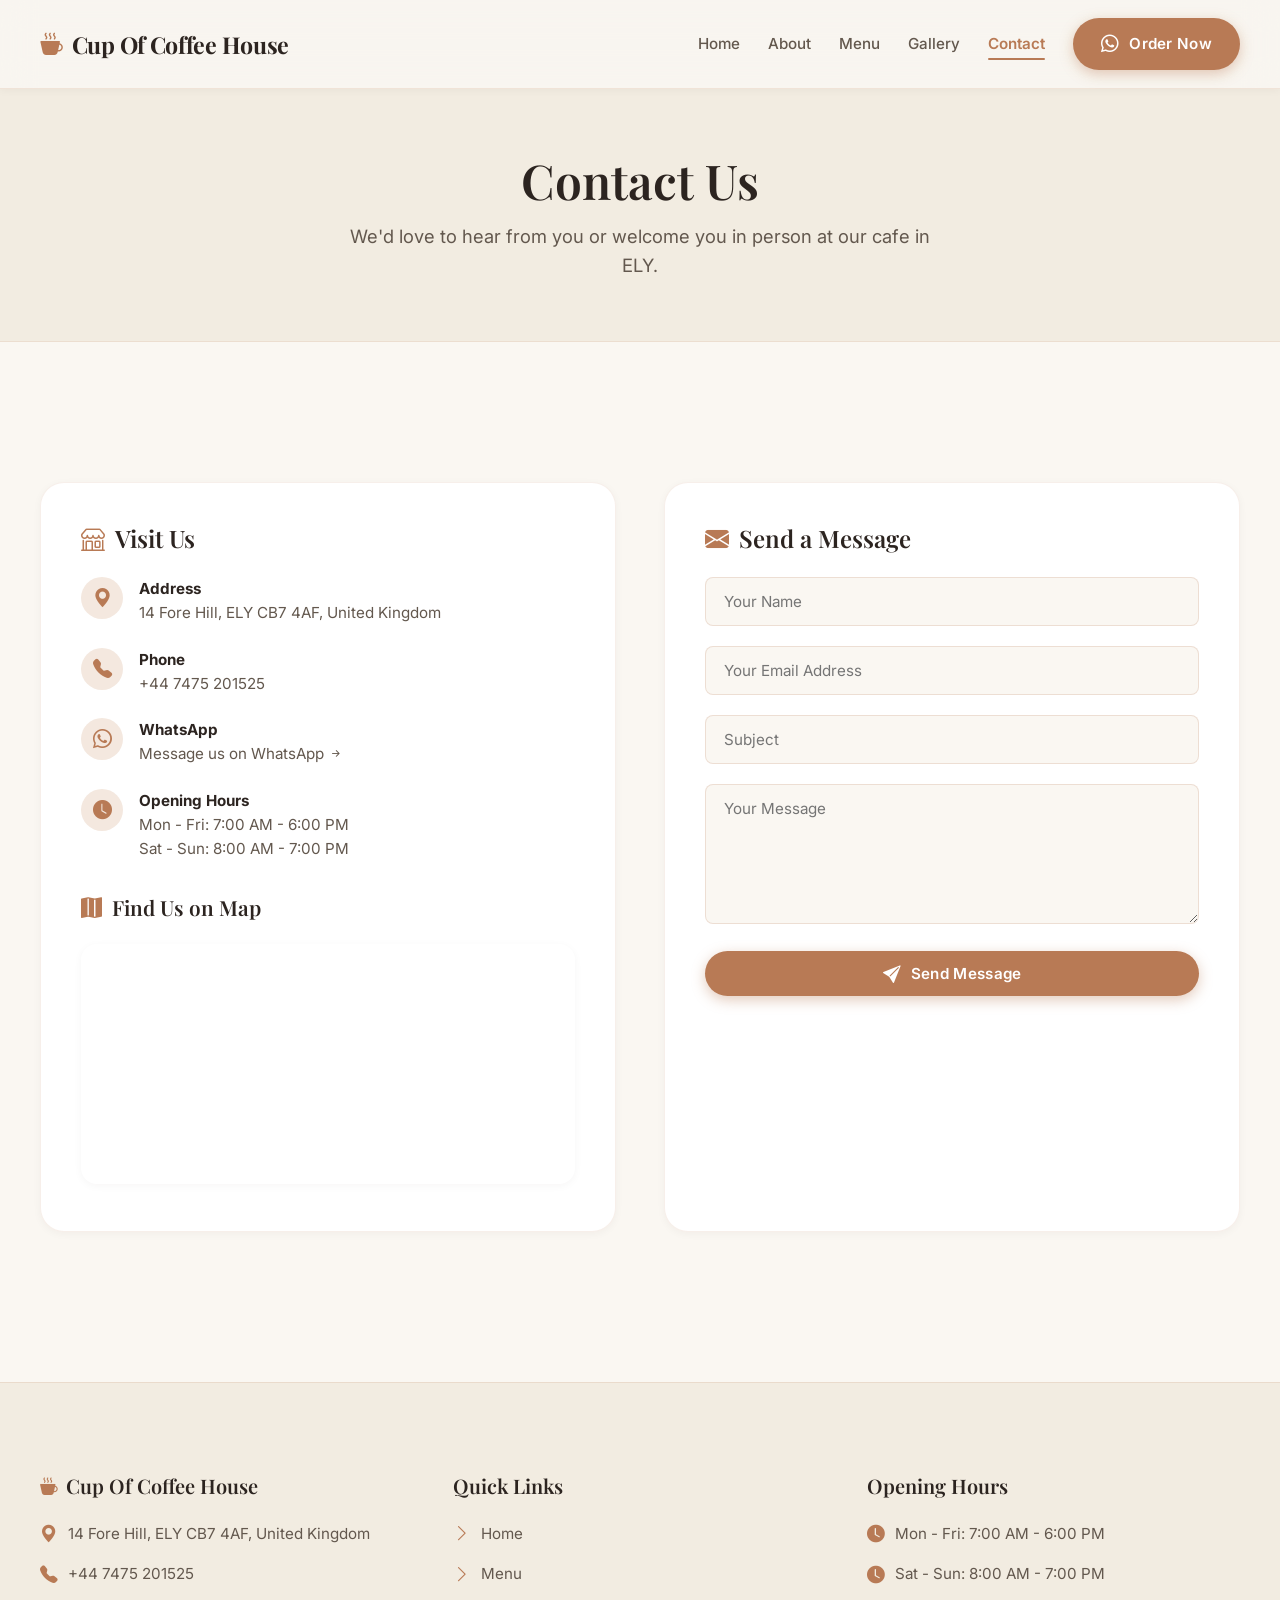
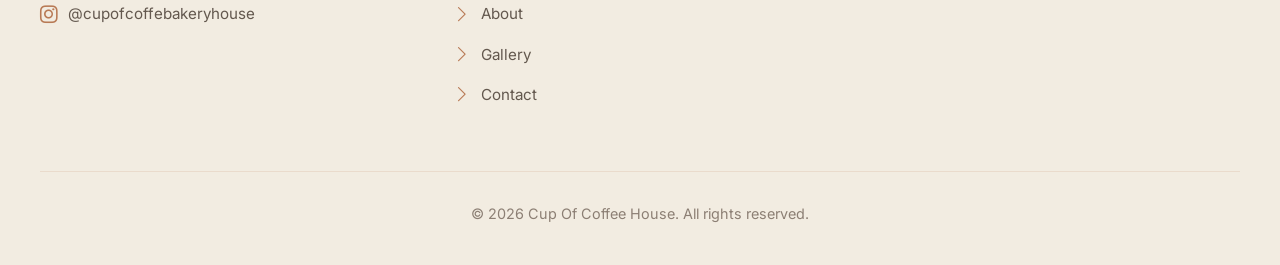
<file: contact.html>
<!DOCTYPE html>
<html lang="en">
<head>
  <meta charset="UTF-8">
  <meta name="viewport" content="width=device-width, initial-scale=1.0">
  <title>Contact Us - Cup Of Coffee House</title>
  <meta name="description" content="Get in touch with Cup Of Coffee House in ELY. Address, phone, WhatsApp, opening hours, and location map.">
  <!-- Bootstrap Icons CDN -->
  <link rel="stylesheet" href="https://cdn.jsdelivr.net/npm/bootstrap-icons@1.11.3/font/bootstrap-icons.min.css">
  <link rel="stylesheet" href="./css/global.css">
  <link rel="stylesheet" href="./css/menu.css">
  <link rel="icon" href="/favicon.svg" type="image/svg+xml">
  <meta property="og:title" content="Cup Of Coffee House - Premium Coffee & Bakery">
  <meta property="og:description" content="Modern, premium cafe in the heart of ELY. Fresh bakery, specialty coffee, dine-in, and delivery.">
  <meta property="og:image" content="/og_image.png">
  <meta property="og:type" content="website">
  <meta name="twitter:card" content="summary_large_image">
</head>
<body>

  <!-- Navbar -->
  <nav class="navbar">
    <div class="container nav-container">
      <a href="/" class="logo">
        <i class="bi bi-cup-hot-fill"></i>
        <span>Cup Of Coffee House</span>
      </a>
      <input type="checkbox" id="nav-toggle" class="nav-toggle-input">
      
      <!-- Backdrop Blur Overlay for Click-Away Closing -->
      <label for="nav-toggle" class="nav-backdrop" aria-label="Close Menu"></label>
      
      <label for="nav-toggle" class="mobile-menu-btn" aria-label="Toggle Menu">
        <i class="bi bi-list"></i>
      </label>
      
      <!-- Side Drawer Navigation -->
      <div class="nav-links">
        <div class="nav-links-header">
          <a href="/" class="logo">
            <i class="bi bi-cup-hot-fill"></i>
            <span>Cup Of Coffee</span>
          </a>
          <label for="nav-toggle" class="nav-close-btn" aria-label="Close Menu">
            <i class="bi bi-x-lg"></i>
          </label>
        </div>
        
        <a href="/">Home</a>
        <a href="/about">About</a>
        <a href="/menu">Menu</a>
        <a href="/gallery">Gallery</a>
        <a href="/contact" class="active">Contact</a>
        <a href="https://wa.me/447475201525" target="_blank" rel="noopener" class="btn btn-primary">
          <i class="bi bi-whatsapp"></i> Order Now
        </a>
      </div>
    </div>
  </nav>

  <!-- Page Header -->
  <header class="page-header">
    <div class="container fade-in">
      <h1>Contact Us</h1>
      <p>We'd love to hear from you or welcome you in person at our cafe in ELY.</p>
    </div>
  </header>

  <section class="container">
    <div class="contact-container fade-in">
      
      <!-- Contact Information Card -->
      <div class="contact-info-card">
        <h3><i class="bi bi-shop" style="color: var(--accent-primary);"></i> Visit Us</h3>
        
        <div class="contact-item">
          <div class="contact-icon-box">
            <i class="bi bi-geo-alt-fill"></i>
          </div>
          <div class="contact-details">
            <strong>Address</strong>
            <span>14 Fore Hill, ELY CB7 4AF, United Kingdom</span>
          </div>
        </div>

        <div class="contact-item">
          <div class="contact-icon-box">
            <i class="bi bi-telephone-fill"></i>
          </div>
          <div class="contact-details">
            <strong>Phone</strong>
            <span>+44 7475 201525</span>
          </div>
        </div>

        <div class="contact-item">
          <div class="contact-icon-box">
            <i class="bi bi-whatsapp"></i>
          </div>
          <div class="contact-details">
            <strong>WhatsApp</strong>
            <span>
              <a href="https://wa.me/447475201525" target="_blank" rel="noopener">
                Message us on WhatsApp <i class="bi bi-arrow-right-short"></i>
              </a>
            </span>
          </div>
        </div>

        <div class="contact-item">
          <div class="contact-icon-box">
            <i class="bi bi-clock-fill"></i>
          </div>
          <div class="contact-details">
            <strong>Opening Hours</strong>
            <span>Mon - Fri: 7:00 AM - 6:00 PM</span>
            <span>Sat - Sun: 8:00 AM - 7:00 PM</span>
          </div>
        </div>
        
        <h3 style="margin-top: 32px; font-size: 1.3rem;">
          <i class="bi bi-map-fill" style="color: var(--accent-primary);"></i> Find Us on Map
        </h3>
        <iframe 
          src="https://www.google.com/maps/embed?pb=!1m18!1m12!1m3!1d2433.882191564024!2d0.2647895159330966!3d52.39965497979261!2m3!1f0!2f0!3f0!3m2!1i1024!2i768!4f13.1!3m3!1m2!1s0x47d81373574d32cb%3A0xa643669c28e9ddb8!2s14%20Fore%20Hill%2C%20Ely%20CB7%204AF%2C%20UK!5e0!3m2!1sen!2sus!4v1683103423231!5m2!1sen!2sus" 
          width="100%" height="240" style="border:0; border-radius: var(--radius-md); box-shadow: var(--shadow-sm);" allowfullscreen="" loading="lazy" referrerpolicy="no-referrer-when-downgrade">
        </iframe>
      </div>
      
      <!-- Contact Form Card -->
      <div class="contact-form-card ">
        <h3 style="margin-bottom: 24px; font-size: 1.5rem; display: flex; align-items: center; gap: 10px;">
          <i class="bi bi-envelope-fill" style="color: var(--accent-primary);"></i> Send a Message
        </h3>
        <form class="contact-form" onsubmit="sendToWhatsApp(event)">
          <div class="form-group">
            <input type="text" id="name" name="name" placeholder="Your Name" required>
          </div>
          <div class="form-group">
            <input type="email" id="email" name="email" placeholder="Your Email Address" required>
          </div>
          <div class="form-group">
            <input type="text" id="subject" name="subject" placeholder="Subject">
          </div>
          <div class="form-group">
            <textarea id="message" name="message" placeholder="Your Message" required></textarea>
          </div>
          <button type="submit" class="btn btn-primary">
            <i class="bi bi-send-fill"></i> Send Message
          </button>
        </form>
      </div>

    </div>
  </section>

  <!-- Footer -->
  <footer class="footer">
    <div class="container">
      <div class="footer-grid">
        <div class="footer-col">
          <h3><i class="bi bi-cup-hot-fill"></i> Cup Of Coffee House</h3>
          <p><i class="bi bi-geo-alt-fill"></i> 14 Fore Hill, ELY CB7 4AF, United Kingdom</p>
          <p><i class="bi bi-telephone-fill"></i> +44 7475 201525</p>
          <a href="https://instagram.com/cupofcoffebakeryhouse" target="_blank" rel="noopener">
            <i class="bi bi-instagram"></i> @cupofcoffebakeryhouse
          </a>
        </div>
        <div class="footer-col">
          <h3>Quick Links</h3>
          <a href="/"><i class="bi bi-chevron-right"></i> Home</a>
          <a href="/menu"><i class="bi bi-chevron-right"></i> Menu</a>
          <a href="/about"><i class="bi bi-chevron-right"></i> About</a>
          <a href="/gallery"><i class="bi bi-chevron-right"></i> Gallery</a>
          <a href="/contact"><i class="bi bi-chevron-right"></i> Contact</a>
        </div>
        <div class="footer-col">
          <h3>Opening Hours</h3>
          <p><i class="bi bi-clock-fill"></i> Mon - Fri: 7:00 AM - 6:00 PM</p>
          <p><i class="bi bi-clock-fill"></i> Sat - Sun: 8:00 AM - 7:00 PM</p>
        </div>
      </div>
      <div class="footer-bottom">
        <p>&copy; 2026 Cup Of Coffee House. All rights reserved.</p>
      </div>
    </div>
  </footer>

</body>
<script>
  function sendToWhatsApp(event) {
    event.preventDefault(); // Prevent the form from submitting normally

    // Collect form data
    const name = document.getElementById('name').value;
    const email = document.getElementById('email').value;
    const subject = document.getElementById('subject').value || 'No Subject';
    const message = document.getElementById('message').value;

    // Create the WhatsApp message
    const whatsappMessage = `Hello!%0A%0A*Name:* ${encodeURIComponent(name)}%0A*Email:* ${encodeURIComponent(email)}%0A*Subject:* ${encodeURIComponent(subject)}%0A*Message:* ${encodeURIComponent(message)}`;

    // WhatsApp link
    const whatsappLink = `https://wa.me/447475201525?text=${whatsappMessage}`;

    // Open WhatsApp link
    window.open(whatsappLink, '_blank');
  }
</script>
</html>
</file>
<file: css/global.css>
@import url('https://fonts.googleapis.com/css2?family=Inter:wght@300;400;500;600;700&family=Playfair+Display:ital,wght@0,500;0,600;0,700;1,400&display=swap');

:root {
  /* Colors */
  --bg-primary: #faf7f2;
  --bg-secondary: #f2ece1;
  --bg-surface: #ffffff;
  --bg-glass: rgba(250, 247, 242, 0.85);
  --bg-glass-dark: rgba(28, 25, 23, 0.85);
  
  --text-primary: #2c2420;
  --text-secondary: #63584e;
  --text-muted: #8c7f74;
  --text-light: #ffffff;
  
  --accent-primary: #b87a55; /* Warm Roasted Coffee */
  --accent-secondary: #8c5332;
  --accent-light: #f4e8df;
  --accent-hover: #9c6340;
  --star-gold: #f59e0b;
  
  /* Typography */
  --font-heading: 'Playfair Display', serif;
  --font-body: 'Inter', -apple-system, BlinkMacSystemFont, sans-serif;
  
  /* Shadows */
  --shadow-sm: 0 2px 8px rgba(44, 36, 32, 0.04);
  --shadow-md: 0 8px 24px rgba(44, 36, 32, 0.08);
  --shadow-lg: 0 16px 32px rgba(44, 36, 32, 0.12);
  --shadow-glow: 0 0 20px rgba(184, 122, 85, 0.25);
  
  /* Radii */
  --radius-sm: 8px;
  --radius-md: 16px;
  --radius-lg: 24px;
  --radius-full: 9999px;
  
  /* Transitions */
  --transition-fast: 0.2s ease;
  --transition-normal: 0.3s cubic-bezier(0.4, 0, 0.2, 1);
  --transition-slow: 0.5s cubic-bezier(0.4, 0, 0.2, 1);
}

@media (prefers-color-scheme: dark) {
  :root {
    --bg-primary: #181513;
    --bg-secondary: #221d1a;
    --bg-surface: #2a2420;
    --bg-glass: rgba(24, 21, 19, 0.88);
    
    --text-primary: #f8f5f0;
    --text-secondary: #d1c5b8;
    --text-muted: #9e9184;
    
    --accent-primary: #d89269;
    --accent-secondary: #e8a883;
    --accent-light: #3a2b22;
    --accent-hover: #e59e75;
    
    --shadow-sm: 0 4px 10px rgba(0, 0, 0, 0.3);
    --shadow-md: 0 10px 25px rgba(0, 0, 0, 0.4);
    --shadow-lg: 0 20px 40px rgba(0, 0, 0, 0.5);
  }
}

* {
  margin: 0;
  padding: 0;
  box-sizing: border-box;
}

html {
  scroll-behavior: smooth;
  scroll-padding-top: 90px;
}

body {
  font-family: var(--font-body);
  background-color: var(--bg-primary);
  color: var(--text-primary);
  line-height: 1.6;
  overflow-x: hidden;
  transition: background-color var(--transition-normal), color var(--transition-normal);
}

h1, h2, h3, h4, h5, h6 {
  font-family: var(--font-heading);
  font-weight: 600;
  color: var(--text-primary);
  line-height: 1.25;
}
h2{
  font-size: 3rem;
  margin-bottom: 16px;
}

a {
  text-decoration: none;
  color: inherit;
  transition: color var(--transition-fast);
}

ul {
  list-style: none;
}

img {
  max-width: 100%;
  height: auto;
  display: block;
}

/* Glassmorphism */
.glass {
  background: var(--bg-glass);
  backdrop-filter: blur(16px);
  -webkit-backdrop-filter: blur(16px);
  border: 1px solid rgba(184, 122, 85, 0.12);
  border-radius: var(--radius-md);
}

/* Container */
.container {
  width: 100%;
  max-width: 1200px;
  margin: 0 auto;
  
}

#services .container, #menu .container, #testimonials .container, #about .container, #contact .container, #footer .container{
  padding: 24px ;
}

.text-center {
  text-align: center;
}

/* Buttons */
.btn {
  display: inline-flex;
  align-items: center;
  justify-content: center;
  padding: 12px 28px;
  border-radius: var(--radius-full);
  font-family: var(--font-body);
  font-weight: 600;
  font-size: 0.95rem;
  letter-spacing: 0.3px;
  cursor: pointer;
  transition: all var(--transition-normal);
  border: none;
  gap: 10px;
}

.btn i {
  font-size: 1.1rem;
}

.btn-primary {
  background-color: var(--accent-primary);
  color: #ffffff !important;
  box-shadow: 0 4px 14px rgba(184, 122, 85, 0.4);
}

.btn-primary:hover {
  background-color: var(--accent-hover);
  transform: translateY(-2px);
  box-shadow: 0 6px 20px rgba(184, 122, 85, 0.5);
}

.btn-secondary {
  background-color: transparent;
  color: var(--text-primary);
  border: 1.5px solid var(--accent-primary);
}

.btn-secondary:hover {
  background-color: var(--accent-primary);
  color: #ffffff !important;
  transform: translateY(-2px);
}

.btn-outline-light {
  background-color: rgba(255, 255, 255, 0.12);
  color: #ffffff !important;
  border: 1.5px solid rgba(255, 255, 255, 0.6);
  backdrop-filter: blur(8px);
}

.btn-outline-light:hover {
  background-color: #ffffff;
  color: var(--text-primary) !important;
  border-color: #ffffff;
  transform: translateY(-2px);
}

/* Animations without JS */
.fade-in {
  animation: fadeInUp 0.7s cubic-bezier(0.16, 1, 0.3, 1) forwards;
}

@keyframes fadeInUp {
  from {
    opacity: 0;
    transform: translateY(20px);
  }
  to {
    opacity: 1;
    transform: translateY(0);
  }
}

/* Section Spacing */
section {
  padding: 110px 0;
}

/* Header & Navigation */
.navbar {
  position: fixed;
  top: 0;
  left: 0;
  width: 100%;
  z-index: 990;
  padding: 18px 0;
  background: var(--bg-glass);
  backdrop-filter: blur(16px);
  -webkit-backdrop-filter: blur(16px);
  border-bottom: 1px solid rgba(184, 122, 85, 0.15);
  box-shadow: var(--shadow-sm);
  transition: all var(--transition-normal);
}

.nav-container {
  display: flex;
  justify-content: space-between;
  align-items: center;
}

.logo {
  font-family: var(--font-heading);
  font-size: 1.45rem;
  font-weight: 700;
  letter-spacing: -0.3px;
  color: var(--text-primary);
  display: inline-flex;
  align-items: center;
  gap: 10px;
}

.logo i {
  color: var(--accent-primary);
  font-size: 1.4rem;
}

.nav-toggle-input {
  display: none;
}

.nav-links {
  display: flex;
  gap: 28px;
  align-items: center;
}

.nav-links a:not(.btn) {
  font-weight: 500;
  font-size: 0.95rem;
  color: var(--text-secondary);
  position: relative;
  padding: 4px 0;
}

.nav-links a:not(.btn)::after {
  content: '';
  position: absolute;
  bottom: 0;
  left: 0;
  width: 0%;
  height: 2px;
  background-color: var(--accent-primary);
  border-radius: var(--radius-full);
  transition: width var(--transition-fast);
}

.nav-links a:not(.btn):hover {
  color: var(--accent-primary);
}

.nav-links a:not(.btn):hover::after, 
.nav-links a:not(.btn).active::after {
  width: 100%;
}

.nav-links a:not(.btn).active {
  color: var(--accent-primary);
  font-weight: 600;
}

.mobile-menu-btn {
  display: none;
  background: none;
  border: none;
  font-size: 1.6rem;
  color: var(--text-primary);
  cursor: pointer;
  padding: 4px;
}

.nav-backdrop, .nav-links-header {
  display: none;
}

/* Footer */
.footer {
  background-color: var(--bg-secondary);
  border-top: 1px solid rgba(184, 122, 85, 0.15);
  padding: 90px 0 40px;
  margin-top: 40px;
}

.footer-grid {
  display: grid;
  grid-template-columns: repeat(auto-fit, minmax(240px, 1fr));
  gap: 40px;
  margin-bottom: 50px;
}

.footer-col h3 {
  font-size: 1.25rem;
  margin-bottom: 22px;
  color: var(--text-primary);
  display: flex;
  align-items: center;
  gap: 8px;
}

.footer-col p, .footer-col a {
  color: var(--text-secondary);
  margin-bottom: 12px;
  display: flex;
  align-items: center;
  gap: 10px;
  font-size: 0.95rem;
}

.footer-col i {
  color: var(--accent-primary);
  font-size: 1.1rem;
}

.footer-col a:hover {
  color: var(--accent-primary);
  transform: translateX(3px);
}

.footer-bottom {
  text-align: center;
  padding-top: 30px;
  border-top: 1px solid rgba(184, 122, 85, 0.15);
  color: var(--text-muted);
  font-size: 0.9rem;
}

/* Pure CSS Mobile Drawer Sliding from Left with Backdrop Blur & Close Button */
@media (max-width: 768px) {
  .mobile-menu-btn {
    display: block;
  }
  
  /* Blurred Backdrop Overlay */
  .nav-backdrop {
    display: block;
    position: fixed;
    top: 0;
    left: 0;
    width: 100vw;
    height: 100vh;
    background: rgba(18, 14, 12, 0.55);
    backdrop-filter: blur(8px);
    -webkit-backdrop-filter: blur(8px);
    z-index: 998;
    opacity: 0;
    visibility: hidden;
    transition: opacity 0.35s ease, visibility 0.35s ease;
  }

  /* Slide-in Drawer from Left */
  .nav-links {
    position: fixed;
    top: 0;
    left: 0;
    width: 300px;
    max-width: 82vw;
    height: 100vh;
    background: var(--bg-surface);
    flex-direction: column;
    padding: 24px;
    gap: 16px;
    box-shadow: 10px 0 30px rgba(0, 0, 0, 0.25);
    z-index: 999;
    transform: translateX(-100%);
    transition: transform 0.4s cubic-bezier(0.16, 1, 0.3, 1);
    display: flex;
    overflow-y: auto;
    align-items: flex-start;
  }

  /* Mobile Drawer Header with Close Button */
  .nav-links-header {
    display: flex;
    width: 100%;
    justify-content: space-between;
    align-items: center;
    padding-bottom: 16px;
    border-bottom: 1px solid rgba(184, 122, 85, 0.15);
    margin-bottom: 8px;
  }

  .nav-close-btn {
    font-size: 1.3rem;
    color: var(--text-primary);
    cursor: pointer;
    width: 36px;
    height: 36px;
    display: flex;
    align-items: center;
    justify-content: center;
    border-radius: 50%;
    background: var(--bg-secondary);
    transition: all var(--transition-fast);
  }

  .nav-close-btn:hover {
    background: var(--accent-primary);
    color: #ffffff;
  }

  .nav-links a:not(.btn) {
    width: 100%;
    font-size: 1.1rem;
    padding: 10px 0;
    border-bottom: 1px solid rgba(184, 122, 85, 0.08);
  }

  .nav-links a:not(.btn)::after {
    display: none;
  }

  .nav-links .btn {
    width: 100%;
    margin-top: 14px;
  }

  /* Drawer Active States */
  .nav-toggle-input:checked ~ .nav-backdrop {
    opacity: 1;
    visibility: visible;
  }

  .nav-toggle-input:checked ~ .nav-links {
    transform: translateX(0);
  }
  
  section {
    padding: 75px 0;
  }
}
</file>
<file: css/menu.css>
/* Inner Pages (Menu, Gallery, Contact, About) Styles */

/* Page Header */
.page-header {
  padding-top: 150px; /* Clearance for fixed navbar */
  padding-bottom: 60px;
  text-align: center;
  background-color: var(--bg-secondary);
  border-bottom: 1px solid rgba(184, 122, 85, 0.12);
  margin-bottom: 30px;
}

.page-header h1 {
  font-size: 3rem;
  margin-bottom: 12px;
  color: var(--text-primary);
}

.page-header p {
  color: var(--text-secondary);
  font-size: 1.15rem;
  max-width: 600px;
  margin: 0 auto;
}

/* Menu Grid */
.menu-category {
  margin-bottom: 64px;
}

.menu-category:last-child {
  margin-bottom: 0;
}

.category-title {
  font-size: 1.85rem;
  margin-bottom: 30px;
  color: var(--accent-primary);
  display: inline-flex;
  align-items: center;
  gap: 12px;
  border-bottom: 2px solid var(--accent-primary);
  padding-bottom: 8px;
}

.menu-grid {
  display: grid;
  grid-template-columns: repeat(auto-fill, minmax(320px, 1fr));
  gap: 24px;
}

.menu-item {
  padding: 24px;
  background: var(--bg-surface);
  border: 1px solid rgba(184, 122, 85, 0.12);
  border-radius: var(--radius-md);
  box-shadow: var(--shadow-sm);
  transition: transform var(--transition-fast), box-shadow var(--transition-fast);
}

.menu-item:hover {
  transform: translateY(-4px);
  box-shadow: var(--shadow-md);
  border-color: rgba(184, 122, 85, 0.3);
}

.menu-item-header {
  display: flex;
  justify-content: space-between;
  align-items: center;
  margin-bottom: 12px;
  border-bottom: 1px dashed rgba(184, 122, 85, 0.2);
  padding-bottom: 10px;
}

.menu-item-name {
  font-size: 1.2rem;
  font-weight: 600;
  color: var(--text-primary);
}

.menu-item-price {
  font-weight: 700;
  color: var(--accent-primary);
  background: var(--accent-light);
  padding: 4px 12px;
  border-radius: var(--radius-full);
  font-size: 1rem;
}

.menu-item-desc {
  color: var(--text-secondary);
  font-size: 0.95rem;
  line-height: 1.5;
}

/* Gallery Styles */
.gallery-grid {
  display: grid;
  grid-template-columns: repeat(auto-fill, minmax(300px, 1fr));
  gap: 28px;
}

.gallery-item {
  position: relative;
  border-radius: var(--radius-lg);
  overflow: hidden;
  aspect-ratio: 4 / 3;
  box-shadow: var(--shadow-sm);
}

.gallery-item img {
  width: 100%;
  height: 100%;
  object-fit: cover;
  transition: transform var(--transition-normal);
}

.gallery-item:hover img {
  transform: scale(1.08);
}

.gallery-overlay {
  position: absolute;
  top: 0;
  left: 0;
  width: 100%;
  height: 100%;
  background: linear-gradient(to top, rgba(20, 16, 14, 0.85) 0%, rgba(20, 16, 14, 0.2) 100%);
  display: flex;
  flex-direction: column;
  align-items: center;
  justify-content: flex-end;
  padding: 24px;
  opacity: 0;
  transition: opacity var(--transition-normal);
}

.gallery-item:hover .gallery-overlay {
  opacity: 1;
}

.gallery-overlay span {
  color: #ffffff;
  font-weight: 600;
  font-size: 1.1rem;
  font-family: var(--font-heading);
  text-align: center;
  display: flex;
  align-items: center;
  gap: 8px;
}

/* Contact Styles */
.contact-container {
  display: grid;
  grid-template-columns: repeat(auto-fit, minmax(320px, 1fr));
  gap: 48px;
}

.contact-info-card {
  padding: 40px;
  background: var(--bg-surface);
  border: 1px solid rgba(184, 122, 85, 0.12);
  border-radius: var(--radius-lg);
  box-shadow: var(--shadow-sm);
}

.contact-info-card h3 {
  margin-bottom: 24px;
  font-size: 1.5rem;
  display: flex;
  align-items: center;
  gap: 10px;
  color: var(--text-primary);
}

.contact-item {
  margin-bottom: 22px;
  display: flex;
  align-items: flex-start;
  gap: 16px;
}

.contact-icon-box {
  width: 42px;
  height: 42px;
  border-radius: 50%;
  background: var(--accent-light);
  color: var(--accent-primary);
  display: flex;
  align-items: center;
  justify-content: center;
  font-size: 1.2rem;
  flex-shrink: 0;
}

.contact-details {
  display: flex;
  flex-direction: column;
}

.contact-details strong {
  font-size: 0.95rem;
  color: var(--text-primary);
}

.contact-details span, .contact-details a {
  color: var(--text-secondary);
  font-size: 0.95rem;
}

.contact-details a:hover {
  color: var(--accent-primary);
}

.contact-form-card {
  padding: 40px;
  background: var(--bg-surface);
  border: 1px solid rgba(184, 122, 85, 0.12);
  border-radius: var(--radius-lg);
  box-shadow: var(--shadow-sm);
}

.contact-form {
  display: flex;
  flex-direction: column;
  gap: 20px;
}

.form-group input, .form-group textarea {
  width: 100%;
  padding: 14px 18px;
  border-radius: var(--radius-sm);
  border: 1.5px solid rgba(184, 122, 85, 0.2);
  background: var(--bg-primary);
  color: var(--text-primary);
  font-family: var(--font-body);
  font-size: 0.95rem;
  transition: all var(--transition-fast);
}

.form-group input:focus, .form-group textarea:focus {
  outline: none;
  border-color: var(--accent-primary);
  box-shadow: 0 0 0 4px rgba(184, 122, 85, 0.15);
}

.form-group textarea {
  min-height: 140px;
  resize: vertical;
}

@media (max-width: 768px) {
  .page-header {
    padding-top: 120px;
    padding-bottom: 40px;
  }
  .page-header h1 {
    font-size: 2.25rem;
  }
  .contact-info-card, .contact-form-card {
    padding: 24px;
  }
}
</file>
